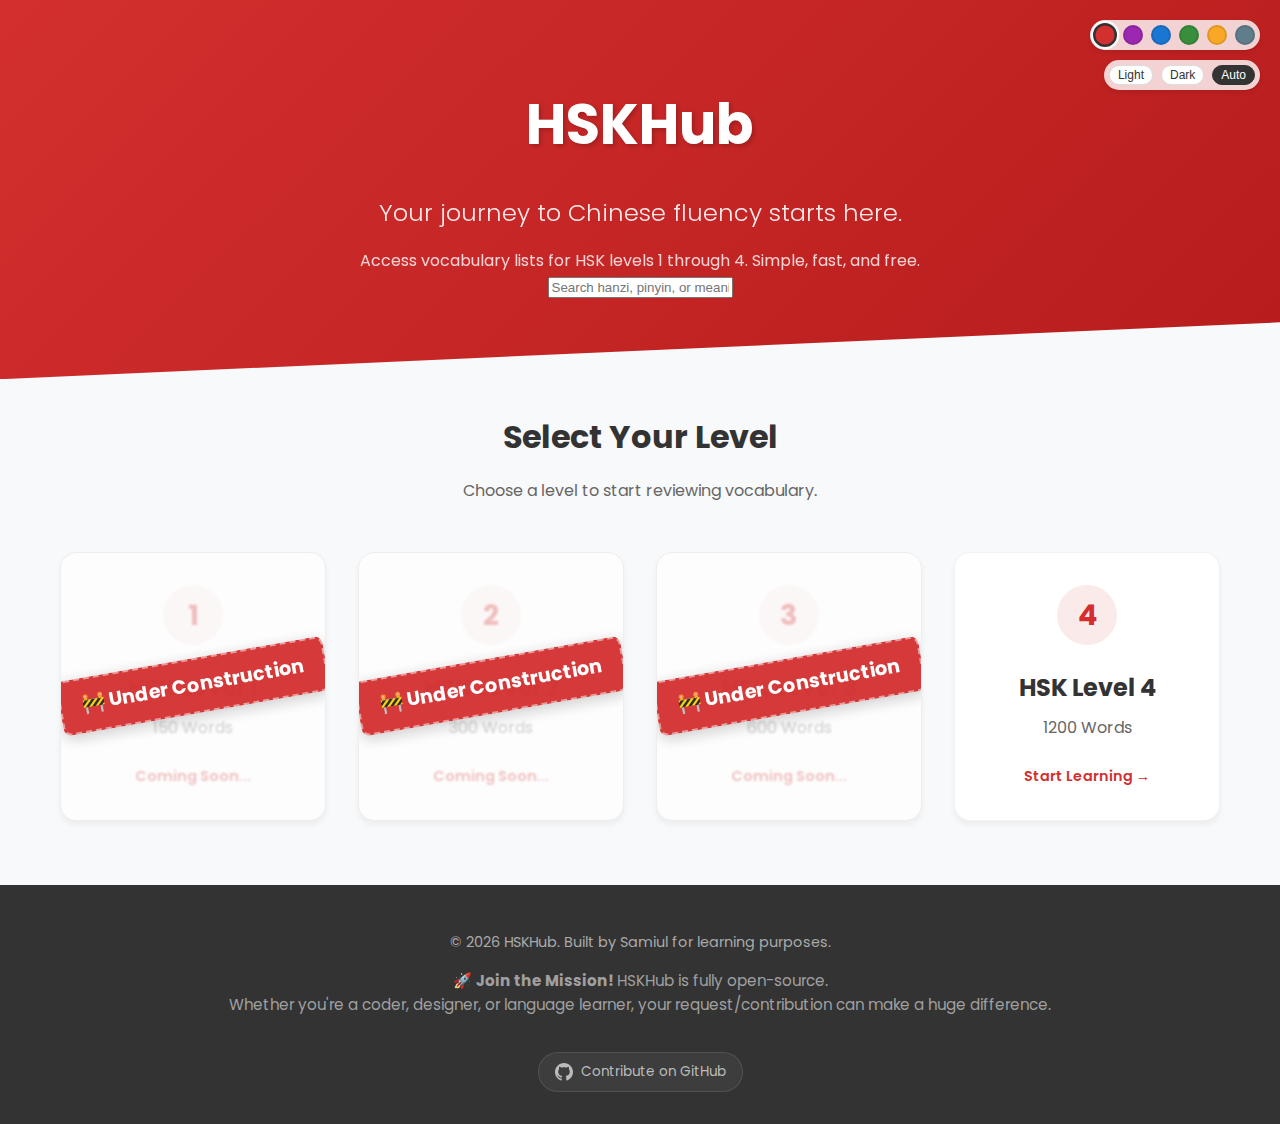
<file: index.html>
<!DOCTYPE html>
<html lang="en">
<head>
    <meta charset="UTF-8">
    <meta name="viewport" content="width=device-width, initial-scale=1.0">
    <title>HSKHub - Master Chinese Vocabulary</title>
    <link rel="icon" href="data:image/svg+xml,<svg xmlns=%22http://www.w3.org/2000/svg%22 viewBox=%220 0 100 100%22><text y=%22.9em%22 font-size=%2290%22>🐼</text></svg>">
    <link rel="stylesheet" href="style.css">
    <!-- Optional: Add a Google Font for better typography -->
    <link rel="preconnect" href="https://fonts.googleapis.com">
    <link rel="preconnect" href="https://fonts.gstatic.com" crossorigin>
    <link href="https://fonts.googleapis.com/css2?family=Noto+Sans+SC:wght@400;700&family=Poppins:wght@400;600&display=swap" rel="stylesheet">
</head>
<body>
    
    <div class="theme-switch-wrapper">
        <!-- Color Picker -->
        <div class="theme-group">
            <div class="theme-btn" style="background-color: #d32f2f;" data-color="red" title="Red"></div>
            <div class="theme-btn" style="background-color: #9c27b0;" data-color="purple" title="Purple"></div>
            <div class="theme-btn" style="background-color: #1976d2;" data-color="blue" title="Blue"></div>
            <div class="theme-btn" style="background-color: #388e3c;" data-color="green" title="Green"></div>
            <div class="theme-btn" style="background-color: #f9a825;" data-color="yollow" title="Yollow"></div>
            <div class="theme-btn" style="background-color: #607d8b;" data-color="white" title="Monochrome"></div>
        </div>
        <!-- Mode Picker -->
        <div class="theme-group">
            <button class="mode-btn" data-mode="light">Light</button>
            <button class="mode-btn" data-mode="dark">Dark</button>
            <button class="mode-btn" data-mode="system">Auto</button>
        </div>
    </div>

    <header class="hero">
        <div class="container">
            <h1>HSKHub</h1>
            <p class="tagline">Your journey to Chinese fluency starts here.</p>
            <p class="hero-desc">Access vocabulary lists for HSK levels 1 through 4. Simple, fast, and free.</p>
            <div class="search-container">
                <input type="text" id="global-search" placeholder="Search hanzi, pinyin, or meaning..." autocomplete="off">
                <div id="search-results" class="search-results"></div>
            </div>
        </div>
    </header>

    <main id="home" class="container">
        <section class="intro">
            <h2>Select Your Level</h2>
            <p>Choose a level to start reviewing vocabulary.</p>
        </section>
        
        <div class="level-grid">
            <!-- HSK 1: Locked -->
            <a href="javascript:void(0)" class="level-card hsk1 coming-soon">
                <div class="card-icon">1</div>
                <h3>HSK Level 1</h3>
                <p>150 Words</p>
                <span class="card-link">Coming Soon...</span>
            </a>
            
            <!-- HSK 2: Locked -->
            <a href="javascript:void(0)" class="level-card hsk2 coming-soon">
                <div class="card-icon">2</div>
                <h3>HSK Level 2</h3>
                <p>300 Words</p>
                <span class="card-link">Coming Soon...</span>
            </a>
            
            <!-- HSK 3: Locked -->
            <a href="javascript:void(0)" class="level-card hsk3 coming-soon">
                <div class="card-icon">3</div>
                <h3>HSK Level 3</h3>
                <p>600 Words</p>
                <span class="card-link">Coming Soon...</span>
            </a>
            
            <!-- HSK 4: Active -->
            <a href="level.html?level=4" class="level-card hsk4">
                <div class="card-icon">4</div>
                <h3>HSK Level 4</h3>
                <p>1200 Words</p>
                <span class="card-link">Start Learning &rarr;</span>
            </a>
        </div>
    </main>

    <footer>
        <div class="container">
            <p>&copy; 2026 HSKHub. Built by Samiul for learning purposes.</p>
            <p style="margin: 10px 0 20px; color: #a0a0a0; font-size: 0.95rem;">
                🚀 <strong>Join the Mission!</strong> HSKHub is fully open-source.<br> 
                Whether you're a coder, designer, or language learner, your request/contribution can make a huge difference.
            </p>
            <a href="https://github.com/MSamiulHasnat/HSKhub" target="_blank" rel="noopener noreferrer" class="github-link">
                <svg class="github-icon" width="20" height="20" viewBox="0 0 24 24" aria-hidden="true">
                    <path d="M12 0c-6.626 0-12 5.373-12 12 0 5.302 3.438 9.8 8.207 11.387.599.111.793-.261.793-.577v-2.234c-3.338.726-4.033-1.416-4.033-1.416-.546-1.387-1.333-1.756-1.333-1.756-1.089-.745.083-.729.083-.729 1.205.084 1.839 1.237 1.839 1.237 1.07 1.834 2.807 1.304 3.492.997.107-.775.418-1.305.762-1.604-2.665-.305-5.467-1.334-5.467-5.931 0-1.311.469-2.381 1.236-3.221-.124-.303-.535-1.524.117-3.176 0 0 1.008-.322 3.301 1.23.957-.266 1.983-.399 3.003-.404 1.02.005 2.047.138 3.006.404 2.291-1.552 3.297-1.23 3.297-1.23.653 1.653.242 2.874.118 3.176.77.84 1.235 1.911 1.235 3.221 0 4.609-2.807 5.624-5.479 5.921.43.372.823 1.102.823 2.222v3.293c0 .319.192.694.801.576 4.765-1.589 8.199-6.086 8.199-11.386 0-6.627-5.373-12-12-12z"/>
                </svg>
                Contribute on GitHub
            </a>
        </div>
    </footer>

    <script src="app.js"></script>
    <script src="search.js"></script>
</body>
</html>
</file>
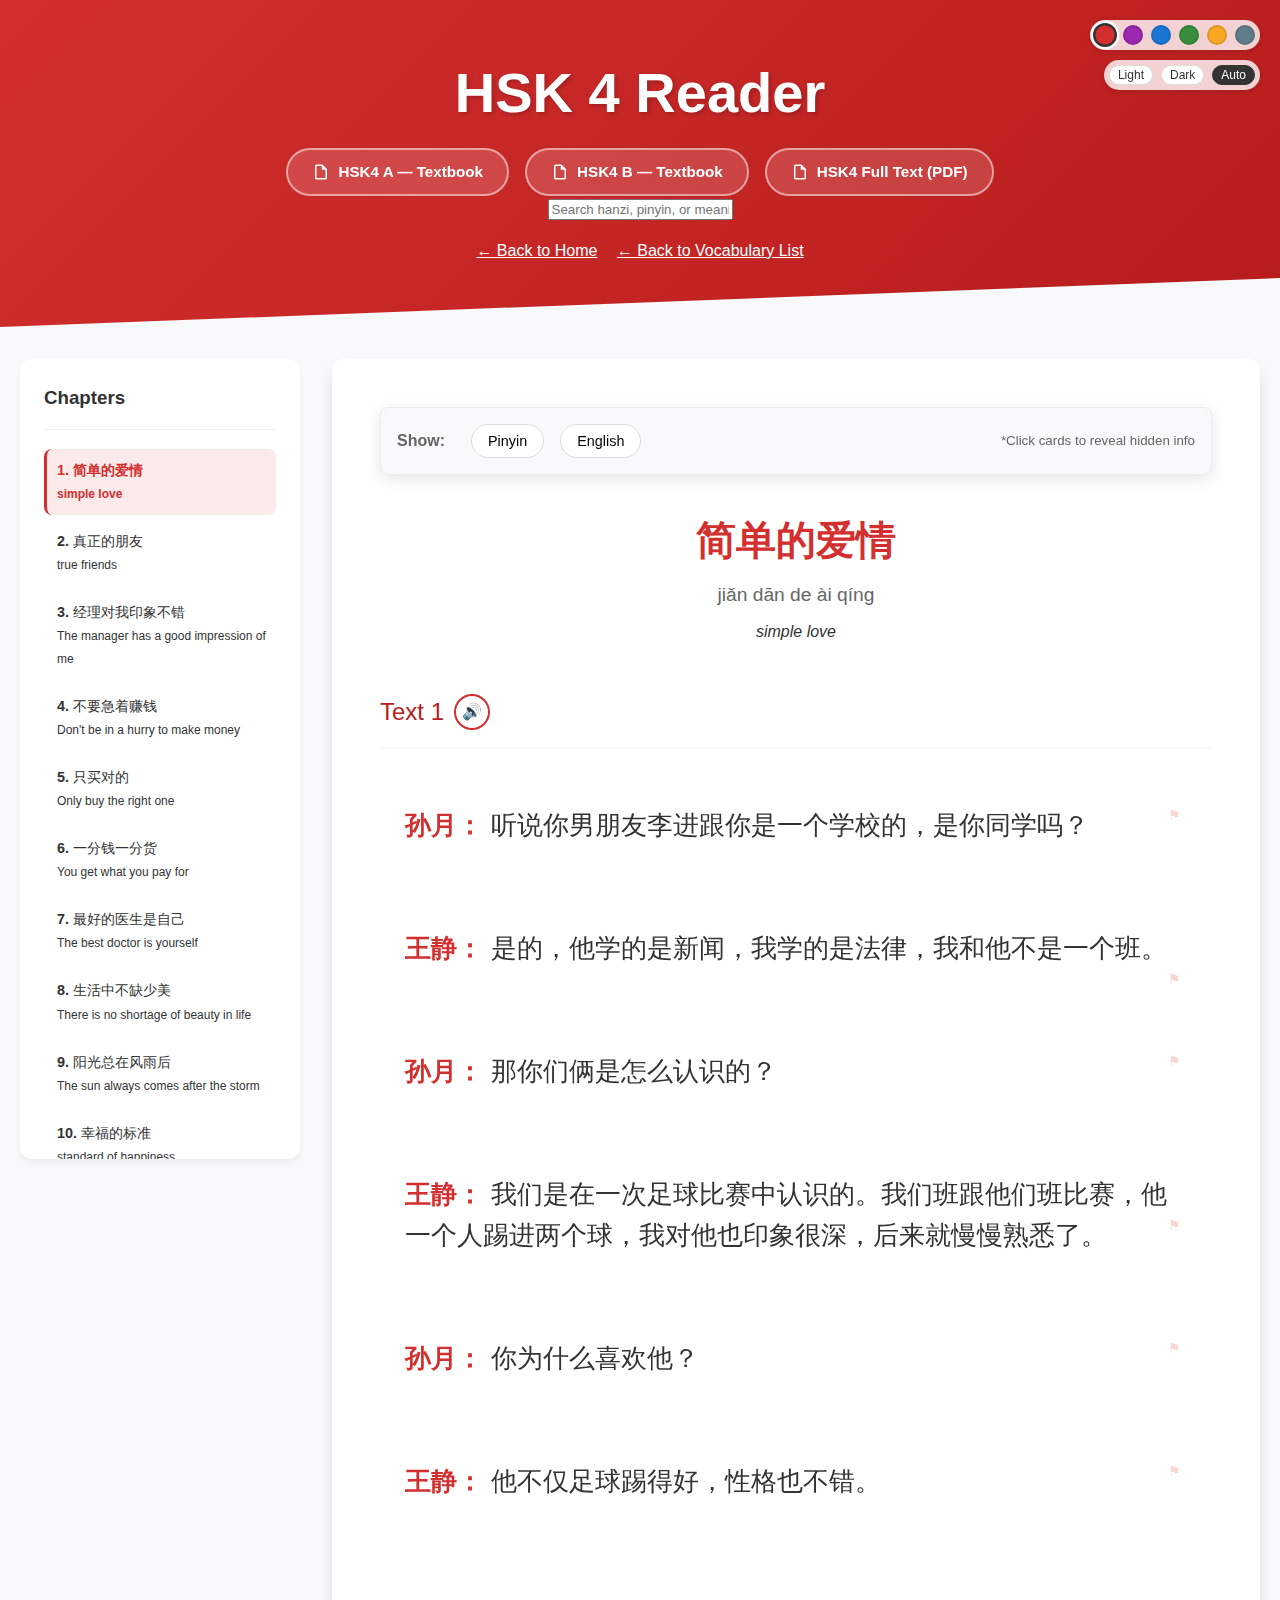
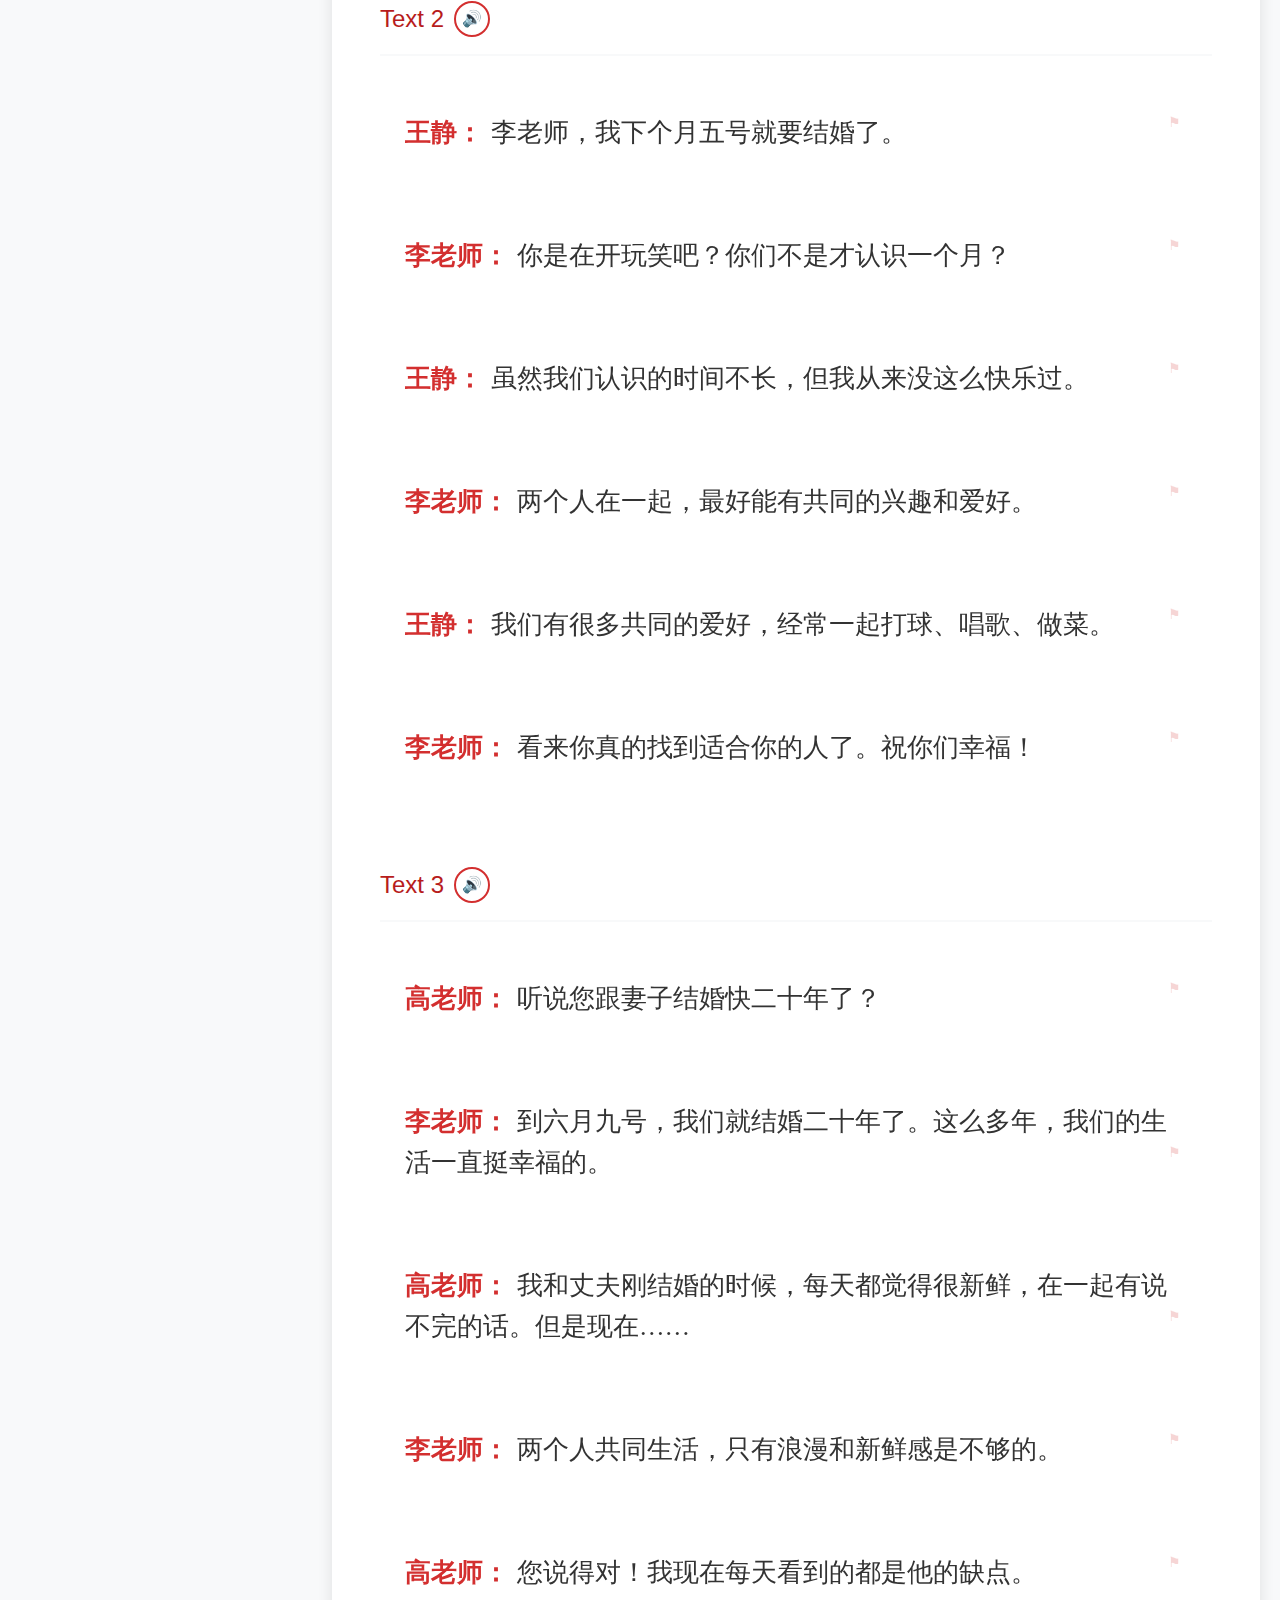
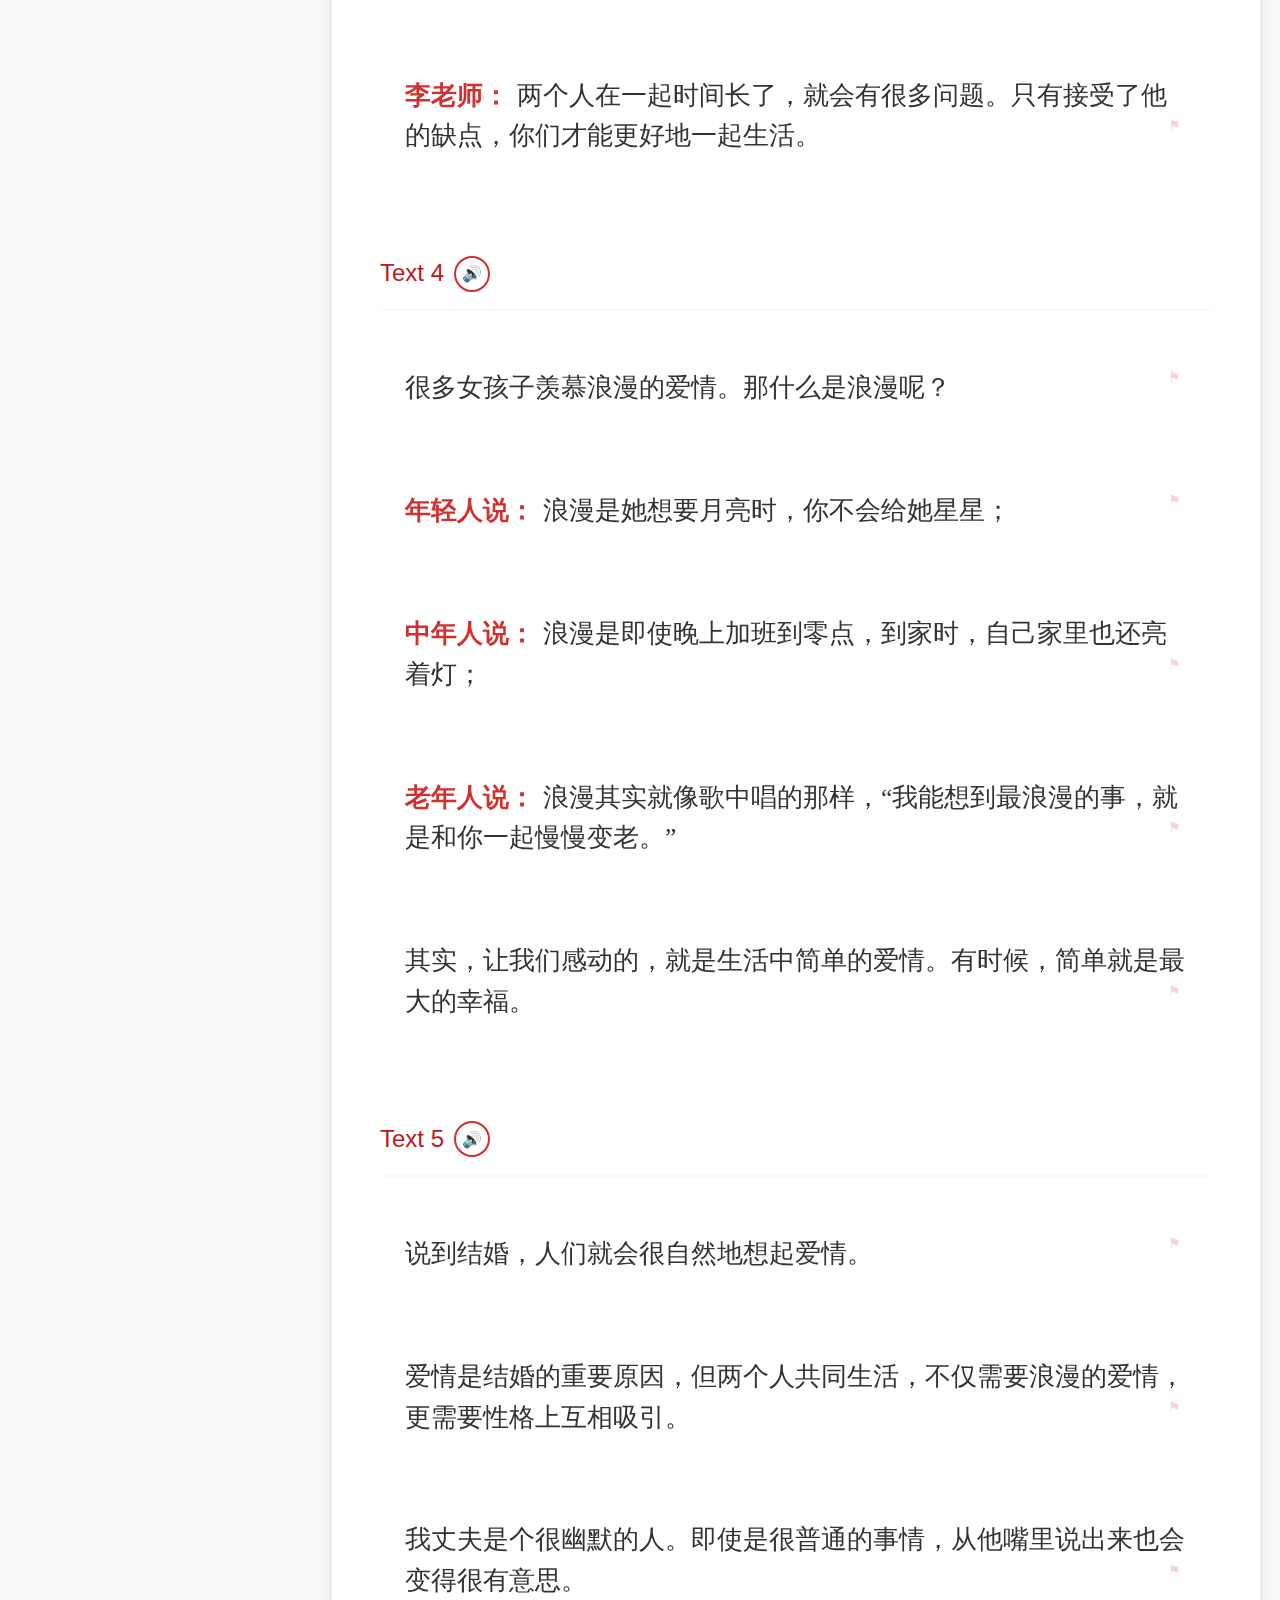
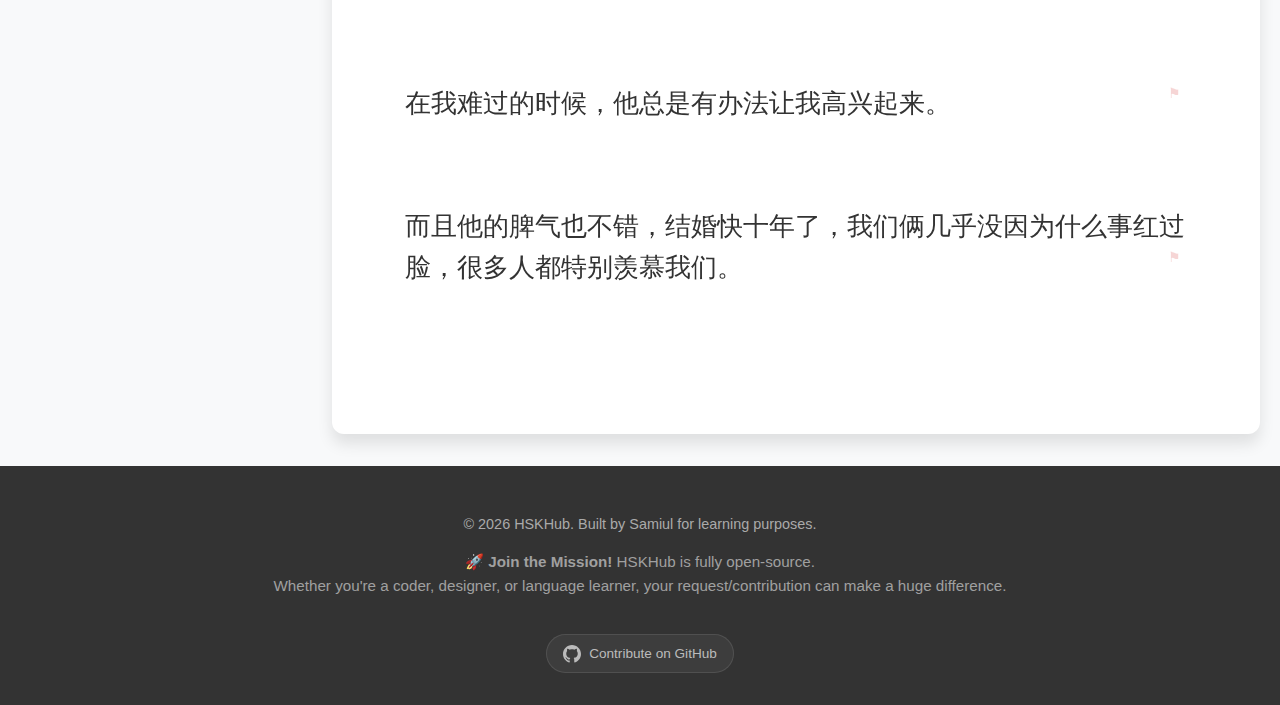
<file: book.html>
<!DOCTYPE html>
<html lang="en">
<head>
    <meta charset="UTF-8">
    <meta name="viewport" content="width=device-width, initial-scale=1.0">
    <title>HSK Reader</title>
    <link rel="icon" href="data:image/svg+xml,<svg xmlns=%22http://www.w3.org/2000/svg%22 viewBox=%220 0 100 100%22><text y=%22.9em%22 font-size=%2290%22>🐼</text></svg>">
    <link rel="stylesheet" href="style.css">
    <style>
        /* Reader Specific Styles to avoid polluting style.css until confirmed */
        .reader-layout {
            display: grid;
            grid-template-columns: 280px 1fr;
            gap: 2rem;
            max-width: 1400px;
            margin: 2rem auto;
            padding: 0 20px;
            align-items: start;
        }

        /* Sidebar */
        .chapter-sidebar {
            background: var(--white);
            border-radius: 12px;
            padding: 1.5rem;
            box-shadow: var(--shadow-sm);
            max-height: calc(100vh - 100px);
            overflow-y: auto;
            position: sticky;
            top: 20px;
        }

        .chapter-list {
            list-style: none;
            padding: 0;
            margin: 0;
        }

        .chapter-item {
            padding: 10px;
            border-radius: 8px;
            cursor: pointer;
            transition: all 0.2s;
            margin-bottom: 5px;
            font-size: 0.9rem;
            border-left: 3px solid transparent;
        }

        .chapter-item:hover {
            background: var(--bg-light);
        }

        .chapter-item.active {
            background: var(--theme-bg-alpha);
            color: var(--theme-primary);
            border-left-color: var(--theme-primary);
            font-weight: 600;
        }

        /* Content Area */
        .reader-content {
            background: var(--white);
            border-radius: 12px;
            padding: 3rem;
            box-shadow: var(--shadow-md);
            min-height: 80vh;
        }

        .text-section {
            margin-bottom: 4rem;
        }

        .section-title {
            font-size: 1.5rem;
            color: var(--theme-primary-dark);
            margin-bottom: 2rem;
            padding-bottom: 1rem;
            border-bottom: 2px solid var(--bg-light);
        }

        /* Sentence Card */
        .sentence-card {
            padding: 1.5rem;
            margin-bottom: 1.5rem;
            border-radius: 8px;
            transition: all 0.3s ease;
            cursor: pointer;
            border: 1px solid transparent;
            position: relative;
        }

        .sentence-card:hover {
            background-color: var(--bg-light);
            transform: translateX(5px);
        }

        .sentence-card.active-card {
            background-color: var(--white);
            box-shadow: 0 4px 15px rgba(0,0,0,0.08);
            border-color: var(--theme-primary);
            transform: scale(1.02);
        }

        .hanzi-line {
            font-size: 1.6rem;
            font-family: var(--font-cn);
            color: var(--text-dark);
            line-height: 1.6;
            margin-bottom: 0.5rem;
        }

        /* Speaker highlights */
        .speaker-name {
            font-weight: bold;
            color: var(--theme-primary);
            margin-right: 0.5rem;
        }

        .meta-data {
            /* Now just a container, visibility handled by children */
            margin-top: 0;
            padding-top: 0;
            border-top: none;
            transition: all 0.4s ease;
        }
        
        /* When any content is visible, add spacing */
        .sentence-card.has-visible-content .meta-data {
             margin-top: 1rem;
             padding-top: 1rem;
             border-top: 1px dashed rgba(0,0,0,0.1);
        }

        .pinyin-line, .meaning-line {
            max-height: 0;
            opacity: 0;
            overflow: hidden;
            transition: all 0.3s ease;
        }
        /* Default spacing when visible handled by margin on pinyin-line */
        
        /* VISIBILITY STATES */
        
        /* 1. Global Toggles (applied to reader-content or body) */
        .show-pinyin-mode .pinyin-line {
            max-height: 200px;
            opacity: 1;
            margin-bottom: 0.5rem;
        }

        .show-meaning-mode .meaning-line {
            max-height: 200px;
            opacity: 1;
        }

        /* 2. Interactive Reveal (Card Click) overrides hidden state */
        .sentence-card.revealed .pinyin-line,
        .sentence-card.revealed .meaning-line {
            max-height: 200px;
            opacity: 1;
        }
        
        .sentence-card.revealed .pinyin-line {
             margin-bottom: 0.5rem;
        }
        
        /* If both global toggles are OFF, we need to hide the container border/spacing */
        /* JS will toggle a class .has-visible-content on the card if pinyin OR meaning is visible */

        /* Controls */
        .reader-controls {
            margin-bottom: 2rem;
            display: flex;
            gap: 1rem;
            flex-wrap: wrap; /* allow wrapping on small screens */
            background: var(--bg-light);
            padding: 1rem;
            border-radius: 8px;
            align-items: center;
        }

        .reader-controls.sticky {
            position: sticky;
            top: 20px;
            z-index: 100;
            box-shadow: 0 4px 15px rgba(0,0,0,0.1);
            border: 1px solid rgba(0,0,0,0.05);
        }

        .control-btn {
            background: var(--white);
            border: 1px solid #ddd;
            padding: 8px 16px;
            border-radius: 20px;
            cursor: pointer;
            font-size: 0.9rem;
            transition: all 0.2s;
        }

        .control-btn.active {
            background: var(--theme-primary);
            color: var(--white);
            border-color: var(--theme-primary);
        }

        @media (max-width: 900px) {
            .reader-layout {
                grid-template-columns: 1fr;
            }
            .chapter-sidebar {
                position: static;
                max-height: 300px;
                margin-bottom: 2rem;
            }
        }

        /* PDF Buttons */
        .pdf-btn-group {
            display: flex;
            gap: 1rem;
            justify-content: center;
            margin-top: 0.5rem;
        }

        .pdf-btn {
            display: inline-flex;
            align-items: center;
            gap: 8px;
            padding: 10px 24px;
            border-radius: 25px;
            border: 2px solid rgba(255,255,255,0.5);
            background: rgba(255,255,255,0.15);
            color: var(--white);
            font-size: 0.95rem;
            font-weight: 600;
            cursor: pointer;
            transition: all 0.25s ease;
            text-decoration: none;
            backdrop-filter: blur(4px);
        }

        .pdf-btn:hover {
            background: rgba(255,255,255,0.3);
            border-color: var(--white);
            transform: translateY(-2px);
            box-shadow: 0 4px 15px rgba(0,0,0,0.2);
        }

        .pdf-btn svg {
            width: 18px;
            height: 18px;
            fill: currentColor;
        }

        /* PDF Viewer Overlay */
        .pdf-overlay {
            display: none;
            position: fixed;
            top: 0;
            left: 0;
            width: 100%;
            height: 100%;
            background: rgba(0,0,0,0.85);
            z-index: 9999;
            flex-direction: column;
        }

        .pdf-overlay.visible {
            display: flex;
        }

        .pdf-overlay-header {
            display: flex;
            align-items: center;
            justify-content: space-between;
            padding: 12px 24px;
            background: #1a1a1a;
            color: #fff;
            flex-shrink: 0;
        }

        .pdf-overlay-header h3 {
            margin: 0;
            font-size: 1rem;
        }

        .pdf-close-btn {
            background: #e53935;
            color: #fff;
            border: none;
            padding: 8px 20px;
            border-radius: 6px;
            cursor: pointer;
            font-size: 0.9rem;
            font-weight: 600;
            transition: background 0.2s;
        }

        .pdf-close-btn:hover {
            background: #c62828;
        }

        .pdf-overlay iframe {
            flex: 1;
            width: 100%;
            border: none;
        }
    </style>
</head>
<body>
    <div class="theme-switch-wrapper">
        <div class="theme-group">
            <div class="theme-btn" style="background-color: #d32f2f;" data-color="red" title="Red"></div>
            <div class="theme-btn" style="background-color: #9c27b0;" data-color="purple" title="Purple"></div>
            <div class="theme-btn" style="background-color: #1976d2;" data-color="blue" title="Blue"></div>
            <div class="theme-btn" style="background-color: #388e3c;" data-color="green" title="Green"></div>
            <div class="theme-btn" style="background-color: #f9a825;" data-color="yollow" title="Yollow"></div>
            <div class="theme-btn" style="background-color: #607d8b;" data-color="white" title="Monochrome"></div>
        </div>
        <div class="theme-group">
            <button class="mode-btn" data-mode="light">Light</button>
            <button class="mode-btn" data-mode="dark">Dark</button>
            <button class="mode-btn" data-mode="system">Auto</button>
        </div>
    </div>

    <header class="hero" style="padding: 3rem 1rem; margin-bottom: 0;">
        <div class="container">
            <h1 id="book-title">HSK Standard Course</h1>
            <div class="pdf-btn-group">
                <button class="pdf-btn" onclick="openPDF('data/HSK4 A Standard.pdf', 'HSK4 A Standard Course')">
                    <svg viewBox="0 0 24 24"><path d="M14 2H6a2 2 0 0 0-2 2v16a2 2 0 0 0 2 2h12a2 2 0 0 0 2-2V8l-6-6zM6 20V4h7v5h5v11H6z"/></svg>
                    HSK4 A — Textbook
                </button>
                <button class="pdf-btn" onclick="openPDF('data/HSK4 B Standard.pdf', 'HSK4 B Standard Course')">
                    <svg viewBox="0 0 24 24"><path d="M14 2H6a2 2 0 0 0-2 2v16a2 2 0 0 0 2 2h12a2 2 0 0 0 2-2V8l-6-6zM6 20V4h7v5h5v11H6z"/></svg>
                    HSK4 B — Textbook
                </button>
                <a href="data/hsk4textonly.html" target="_blank" class="pdf-btn">
                    <svg viewBox="0 0 24 24"><path d="M14 2H6a2 2 0 0 0-2 2v16a2 2 0 0 0 2 2h12a2 2 0 0 0 2-2V8l-6-6zM6 20V4h7v5h5v11H6z"/></svg>
                    HSK4 Full Text (PDF)
                </a>
            </div>
            <div class="search-container">
                <input type="text" id="global-search" placeholder="Search hanzi, pinyin, or meaning..." autocomplete="off">
                <div id="search-results" class="search-results"></div>
            </div>
            <p>
                <a href="index.html" style="color: var(--white); text-decoration: underline; margin-right: 15px;">&larr; Back to Home</a>
                <a href="level.html?level=4" style="color: var(--white); text-decoration: underline;">&larr; Back to Vocabulary List</a>
            </p>
        </div>
    </header>

    <div class="reader-layout">
        <aside class="chapter-sidebar">
            <h3 style="margin-top:0; padding-bottom: 1rem; border-bottom: 1px solid #eee;">Chapters</h3>
            <ul class="chapter-list" id="chapter-list">
                <!-- Javascript will load chapters here -->
                 <li style="padding: 20px; text-align: center; color: #999;">Loading...</li>
            </ul>
        </aside>

        <main class="reader-content">
            <div class="reader-controls sticky">
                <span style="font-weight: bold; margin-right: 10px; color: var(--text-light);">Show:</span>
                <button class="control-btn" id="btn-toggle-pinyin">Pinyin</button>
                <button class="control-btn" id="btn-toggle-meaning">English</button>
                <div style="flex-grow: 1;"></div>
                <small style="color: var(--text-light);">*Click cards to reveal hidden info</small>
            </div>
            
            <div id="text-display">
                <div style="text-align: center; padding: 4rem; color: #999;">
                    Select a chapter to begin reading.
                </div>
            </div>
        </main>
    </div>

    <footer>
        <div class="container">
            <p>&copy; 2026 HSKHub. Built by Samiul for learning purposes.</p>
            <p style="margin: 10px 0 20px; color: #a0a0a0; font-size: 0.95rem;">
                🚀 <strong>Join the Mission!</strong> HSKHub is fully open-source.<br> 
                Whether you're a coder, designer, or language learner, your request/contribution can make a huge difference.
            </p>
            <a href="https://github.com/MSamiulHasnat/HSKhub" target="_blank" rel="noopener noreferrer" class="github-link">
                <svg class="github-icon" width="20" height="20" viewBox="0 0 24 24" aria-hidden="true">
                    <path d="M12 0c-6.626 0-12 5.373-12 12 0 5.302 3.438 9.8 8.207 11.387.599.111.793-.261.793-.577v-2.234c-3.338.726-4.033-1.416-4.033-1.416-.546-1.387-1.333-1.756-1.333-1.756-1.089-.745.083-.729.083-.729 1.205.084 1.839 1.237 1.839 1.237 1.07 1.834 2.807 1.304 3.492.997.107-.775.418-1.305.762-1.604-2.665-.305-5.467-1.334-5.467-5.931 0-1.311.469-2.381 1.236-3.221-.124-.303-.535-1.524.117-3.176 0 0 1.008-.322 3.301 1.23.957-.266 1.983-.399 3.003-.404 1.02.005 2.047.138 3.006.404 2.291-1.552 3.297-1.23 3.297-1.23.653 1.653.242 2.874.118 3.176.77.84 1.235 1.911 1.235 3.221 0 4.609-2.807 5.624-5.479 5.921.43.372.823 1.102.823 2.222v3.293c0 .319.192.694.801.576 4.765-1.589 8.199-6.086 8.199-11.386 0-6.627-5.373-12-12-12z"/>
                </svg>
                Contribute on GitHub
            </a>
        </div>
    </footer>

    <!-- PDF Viewer Overlay -->
    <div class="pdf-overlay" id="pdf-overlay">
        <div class="pdf-overlay-header">
            <h3 id="pdf-title">PDF Viewer</h3>
            <button class="pdf-close-btn" onclick="closePDF()">✕ Close</button>
        </div>
        <iframe id="pdf-frame" src=""></iframe>
    </div>

    <!-- Reusing App Logic + New Reader Logic -->
    <script src="reader.js"></script>
    <script src="search.js"></script>
    <script>
        function openPDF(path, title) {
            document.getElementById('pdf-title').textContent = title;
            document.getElementById('pdf-frame').src = path;
            document.getElementById('pdf-overlay').classList.add('visible');
            document.body.style.overflow = 'hidden';
        }
        function closePDF() {
            document.getElementById('pdf-overlay').classList.remove('visible');
            document.getElementById('pdf-frame').src = '';
            document.body.style.overflow = '';
        }
        document.addEventListener('keydown', function(e) {
            if (e.key === 'Escape') closePDF();
        });
    </script>
</body>
</html>
</file>
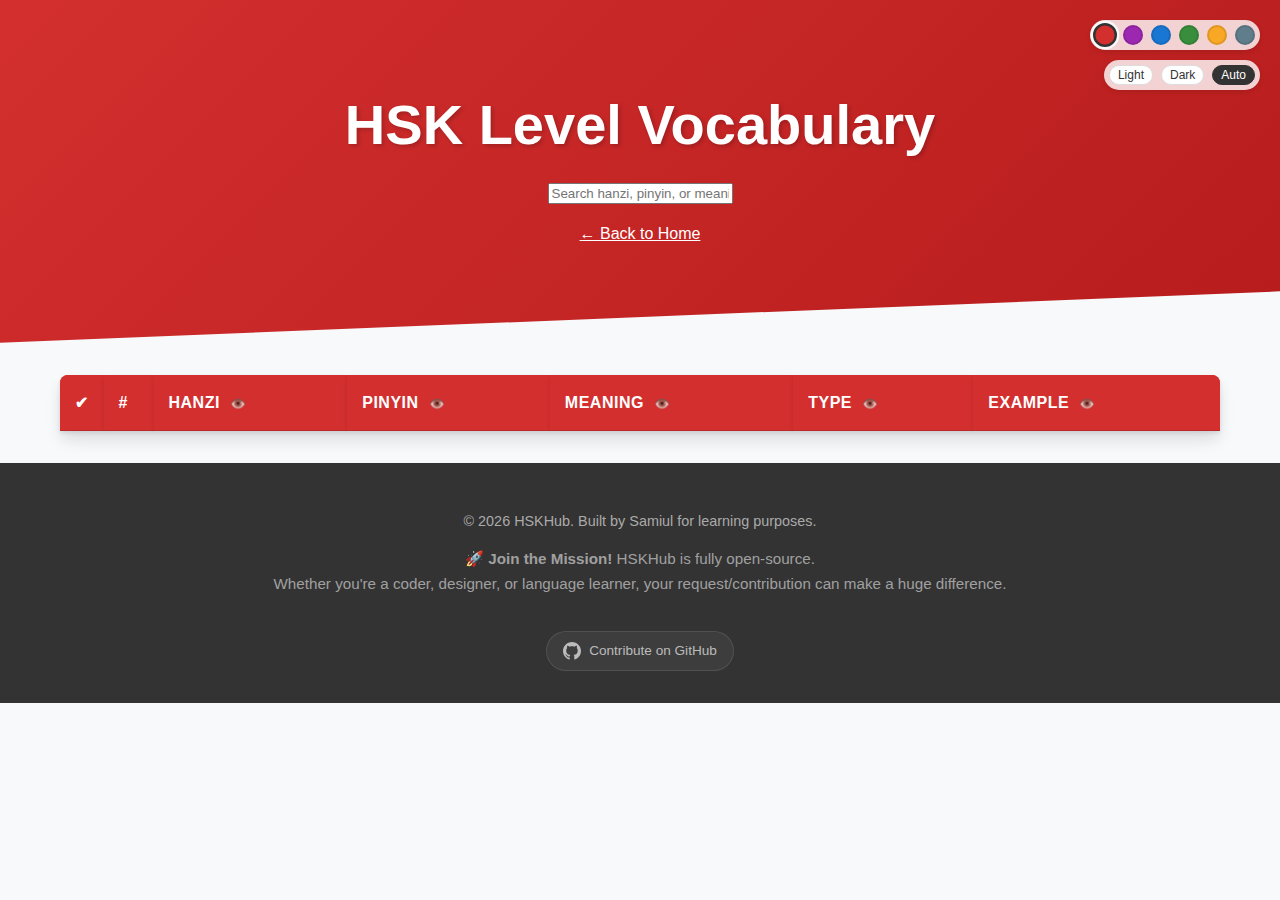
<file: level.html>
<!DOCTYPE html>
<html lang="en">
<head>
    <meta charset="UTF-8">
    <meta name="viewport" content="width=device-width, initial-scale=1.0">
    <title>HSK Vocabulary List</title>
    <link rel="icon" href="data:image/svg+xml,<svg xmlns=%22http://www.w3.org/2000/svg%22 viewBox=%220 0 100 100%22><text y=%22.9em%22 font-size=%2290%22>🐼</text></svg>">
    <link rel="stylesheet" href="style.css">
</head>
<body>
    <div class="theme-switch-wrapper">
        <!-- Color Picker -->
        <div class="theme-group">
            <div class="theme-btn" style="background-color: #d32f2f;" data-color="red" title="Red"></div>
            <div class="theme-btn" style="background-color: #9c27b0;" data-color="purple" title="Purple"></div>
            <div class="theme-btn" style="background-color: #1976d2;" data-color="blue" title="Blue"></div>
            <div class="theme-btn" style="background-color: #388e3c;" data-color="green" title="Green"></div>
            <div class="theme-btn" style="background-color: #f9a825;" data-color="yollow" title="Yollow"></div>
            <div class="theme-btn" style="background-color: #607d8b;" data-color="white" title="Monochrome"></div>
        </div>
        <!-- Mode Picker -->
        <div class="theme-group">
            <button class="mode-btn" data-mode="light">Light</button>
            <button class="mode-btn" data-mode="dark">Dark</button>
            <button class="mode-btn" data-mode="system">Auto</button>
        </div>
    </div>

    <header class="hero">
        <div class="container">
            <h1>HSK Level <span id="level-display"></span> Vocabulary</h1>
            <div class="search-container">
                <input type="text" id="global-search" placeholder="Search hanzi, pinyin, or meaning..." autocomplete="off">
                <div id="search-results" class="search-results"></div>
            </div>
            <p><a href="index.html" style="color: var(--white); text-decoration: underline;">&larr; Back to Home</a></p>
        </div>
    </header>

    <main class="container">
        <!-- Progress Dashboard removed to avoid duplication with Header dashboard -->
        <div id="error-message" style="color: red; text-align: center; display: none;"></div>
        
        <table id="vocab-table">
            <thead>
                <tr>
                    <th style="width: 40px;" title="Mark as learned">✔</th>
                    <th style="width: 50px;">#</th>
                    <th data-col="hanzi" class="toggle-header">Hanzi <span class="toggle-icon" title="Toggle Visibility">👁️</span></th>
                    <th data-col="pinyin" class="toggle-header">Pinyin <span class="toggle-icon" title="Toggle Visibility">👁️</span></th>
                    <th data-col="meaning" class="toggle-header">Meaning <span class="toggle-icon" title="Toggle Visibility">👁️</span></th>
                    <th data-col="type" class="toggle-header">Type <span class="toggle-icon" title="Toggle Visibility">👁️</span></th>
                    <th data-col="sentence" class="toggle-header">Example <span class="toggle-icon" title="Toggle Visibility">👁️</span></th>
                </tr>
            </thead>
            <tbody id="vocab-body">
                <!-- JavaScript will inject rows here -->
            </tbody>
        </table>
    </main>

    <footer>
        <div class="container">
            <p>&copy; 2026 HSKHub. Built by Samiul for learning purposes.</p>
            <p style="margin: 10px 0 20px; color: #a0a0a0; font-size: 0.95rem;">
                🚀 <strong>Join the Mission!</strong> HSKHub is fully open-source.<br> 
                Whether you're a coder, designer, or language learner, your request/contribution can make a huge difference.
            </p>
            <a href="https://github.com/MSamiulHasnat/HSKhub" target="_blank" rel="noopener noreferrer" class="github-link">
                <svg class="github-icon" width="20" height="20" viewBox="0 0 24 24" aria-hidden="true">
                    <path d="M12 0c-6.626 0-12 5.373-12 12 0 5.302 3.438 9.8 8.207 11.387.599.111.793-.261.793-.577v-2.234c-3.338.726-4.033-1.416-4.033-1.416-.546-1.387-1.333-1.756-1.333-1.756-1.089-.745.083-.729.083-.729 1.205.084 1.839 1.237 1.839 1.237 1.07 1.834 2.807 1.304 3.492.997.107-.775.418-1.305.762-1.604-2.665-.305-5.467-1.334-5.467-5.931 0-1.311.469-2.381 1.236-3.221-.124-.303-.535-1.524.117-3.176 0 0 1.008-.322 3.301 1.23.957-.266 1.983-.399 3.003-.404 1.02.005 2.047.138 3.006.404 2.291-1.552 3.297-1.23 3.297-1.23.653 1.653.242 2.874.118 3.176.77.84 1.235 1.911 1.235 3.221 0 4.609-2.807 5.624-5.479 5.921.43.372.823 1.102.823 2.222v3.293c0 .319.192.694.801.576 4.765-1.589 8.199-6.086 8.199-11.386 0-6.627-5.373-12-12-12z"/>
                </svg>
                Contribute on GitHub
            </a>
        </div>
    </footer>

    <!-- Scroll to Top Button -->
    <button id="back-to-top" title="Go to top">↑</button>

    <script src="app.js"></script>
    <script src="search.js"></script>
</body>
</html>
</file>
<file: style.css>
:root {
    /* Base Variables (Light Mode Defaults) */
    --accent-gold: #ffc107;
    --text-dark: #333;
    --text-light: #666;
    --bg-light: #f8f9fa;
    --white: #ffffff;
    --shadow-sm: 0 4px 6px rgba(0,0,0,0.05);
    --shadow-md: 0 10px 15px rgba(0,0,0,0.1);
    
    /* Default Color (Red) */
    --theme-primary: #d32f2f;
    --theme-primary-dark: #b71c1c;
    --theme-bg-alpha: rgba(211, 47, 47, 0.1);

    --font-ui: 'Poppins', 'Segoe UI', Tahoma, sans-serif;
    /* Use Songti / SimSun for academic Chinese look, fallback to modern Sans if unavailable */
    --font-cn: 'Songti SC', 'SimSun', 'STSong', 'Noto Serif SC', 'Times New Roman', serif;
}

/* --- Color Schemes --- */

/* Red (Default) - Explicitly defined for consistency */
[data-color="red"] {
    --theme-primary: #d32f2f;
    --theme-primary-dark: #b71c1c;
    --theme-bg-alpha: rgba(211, 47, 47, 0.1);
}

/* Blue */
[data-color="blue"] {
    --theme-primary: #1976d2;
    --theme-primary-dark: #0d47a1;
    --theme-bg-alpha: rgba(25, 118, 210, 0.1);
}

/* Green */
[data-color="green"] {
    --theme-primary: #388e3c;
    --theme-primary-dark: #1b5e20;
    --theme-bg-alpha: rgba(56, 142, 60, 0.1);
}

/* Purple */
[data-color="purple"] {
    --theme-primary: #9c27b0;
    --theme-primary-dark: #7b1fa2;
    --theme-bg-alpha: rgba(156, 39, 176, 0.1);
}

/* Yollow */
[data-color="yollow"] {
    --theme-primary: #f9a825;
    --theme-primary-dark: #f57f17;
    --theme-bg-alpha: rgba(249, 168, 37, 0.12);
}

/* White (Monochrome/Gray) */
[data-color="white"] {
    --theme-primary: #607d8b;
    --theme-primary-dark: #455a64;
    --theme-bg-alpha: rgba(96, 125, 139, 0.1);
}

/* --- Modes (Light / Dark) --- */

/* Dark Mode Overrides */
[data-mode="dark"] {
    --bg-light: #121212;
    --white: #1e1e1e;
    --text-dark: #e0e0e0;
    --text-light: #b0b0b0;
    --shadow-sm: 0 4px 6px rgba(0,0,0,0.3);
    --shadow-md: 0 10px 15px rgba(0,0,0,0.5);
}

/* Adjust primary colors for dark mode to ensure contrast if needed */
/* For now, we will rely on the standard colors, but we can tweak them here like:
[data-mode="dark"][data-color="blue"] { --theme-primary: #90caf9; } 
*/

* {
    box-sizing: border-box;
}

body {
    font-family: var(--font-ui);
    background-color: var(--bg-light);
    color: var(--text-dark);
    margin: 0;
    padding: 0;
    line-height: 1.6;
    transition: background-color 0.3s ease, color 0.3s ease;
}

.container {
    max-width: 1200px;
    margin: 0 auto;
    padding: 0 20px;
}

/* Theme Selector */
.theme-switch-wrapper {
    position: absolute;
    top: 20px;
    right: 20px;
    z-index: 100;
    display: flex;
    flex-direction: column; /* Stack the two groups */
    align-items: flex-end;
    gap: 10px;
}

.theme-group {
    display: flex;
    gap: 8px;
    background: rgba(255, 255, 255, 0.8);
    padding: 5px;
    border-radius: 20px;
    box-shadow: 0 2px 5px rgba(0,0,0,0.1);
}

[data-mode="dark"] .theme-group {
    background: rgba(30, 30, 30, 0.8);
}

.theme-btn {
    width: 20px;
    height: 20px;
    border-radius: 50%;
    border: 2px solid rgba(0,0,0,0.1);
    cursor: pointer;
    transition: transform 0.2s;
}

.mode-btn {
    font-size: 12px;
    padding: 2px 8px;
    cursor: pointer;
    border-radius: 12px;
    border: 1px solid #ddd;
    background: #fff;
    color: #333;
}

.mode-btn.active {
    background: #333;
    color: #fff;
    border-color: #333;
}

[data-mode="dark"] .mode-btn {
    background: #333;
    color: #ccc;
    border-color: #555;
}

[data-mode="dark"] .mode-btn.active {
    background: #f1f1f1;
    color: #333;
}

.theme-btn:hover {
    transform: scale(1.2);
}

.theme-btn.active {
    border-color: var(--text-dark); /* Show active border based on mode */
    transform: scale(1.2);
    box-shadow: 0 0 0 2px var(--bg-light); /* Double ring effect */
}

/* Hero Section */
.hero {
    background: linear-gradient(135deg, var(--theme-primary) 0%, var(--theme-primary-dark) 100%);
    color: var(--white); /* For dark mode, white text is usually fine on colored bg, but be careful */
    padding: 5rem 1rem;
    text-align: center;
    clip-path: polygon(0 0, 100% 0, 100% 85%, 0 100%);
    margin-bottom: 2rem;
    transition: background 0.5s ease;
}

[data-theme="dark"] .hero {
    /* Adjust hero for dark mode if needed, or keep colored gradient */
    color: #121212; /* Dark text on light blue gradient looks better */
}

.hero h1 {
    font-size: 3.5rem;
    margin: 0 0 10px 0;
    text-shadow: 2px 2px 4px rgba(0,0,0,0.2);
}

.hero .tagline {
    font-size: 1.5rem;
    font-weight: 300;
    margin-bottom: 1rem;
    opacity: 0.9;
}

.hero-desc {
    max-width: 600px;
    margin: 0 auto;
    opacity: 0.8;
}

/* Introduction */
.intro {
    text-align: center;
    margin-bottom: 3rem;
}

.intro h2 {
    font-size: 2rem;
    color: var(--text-dark);
    margin-bottom: 0.5rem;
}

.intro p {
    color: var(--text-light);
}

/* Grid Layout */
.level-grid {
    display: grid;
    grid-template-columns: repeat(auto-fit, minmax(250px, 1fr));
    gap: 2rem;
    padding-bottom: 4rem;
}

/* Cards */
.level-card {
    background-color: var(--white);
    border-radius: 16px;
    padding: 2rem;
    text-align: center;
    text-decoration: none;
    color: var(--text-dark);
    transition: transform 0.3s ease, box-shadow 0.3s ease, background-color 0.3s, color 0.3s;
    box-shadow: var(--shadow-sm);
    border: 1px solid rgba(0,0,0,0.05);
    display: flex;
    flex-direction: column;
    align-items: center;
    position: relative;
    overflow: hidden;
}

.level-card:hover {
    transform: translateY(-10px);
    box-shadow: var(--shadow-md);
}

.card-icon {
    width: 60px;
    height: 60px;
    background-color: var(--theme-bg-alpha);
    color: var(--theme-primary);
    border-radius: 50%;
    display: flex;
    align-items: center;
    justify-content: center;
    font-size: 1.8rem;
    font-weight: bold;
    margin-bottom: 1rem;
    transition: background-color 0.3s ease, color 0.3s ease;
}

.level-card:hover .card-icon {
    background-color: var(--theme-primary);
    color: var(--white);
}
[data-theme="dark"] .level-card:hover .card-icon {
    color: #121212;
}

.level-card h3 {
    margin: 0.5rem 0;
    font-size: 1.5rem;
}

.level-card p {
    color: var(--text-light);
    margin: 0 0 1.5rem 0;
}

.card-link {
    color: var(--theme-primary);
    font-weight: 600;
    font-size: 0.9rem;
    margin-top: auto;
}

/* Footer */
footer {
    background-color: #333;
    color: #aaa;
    text-align: center;
    padding: 2rem 0;
    font-size: 0.9rem;
    margin-top: auto;
}

/* Previous Table Styles (Preserved) */
table {
    width: 100%; /* Changed to full width within container */
    max-width: 100%;
    margin: 2rem auto;
    border-collapse: separate; /* Required for sticky + border radius interaction */
    border-spacing: 0;
    background-color: var(--white);
    color: var(--text-dark);
    box-shadow: var(--shadow-md);
    border-radius: 8px;
}

thead {
    background-color: var(--theme-primary);
    color: var(--white);
}

th, td {
    padding: 15px;
    text-align: left;
    border-bottom: 1px solid rgba(0,0,0,0.1);
}

th {
    font-weight: 600;
    text-transform: uppercase;
    letter-spacing: 0.5px;
    position: sticky;
    top: 0;
    z-index: 100;
    background-color: var(--theme-primary); /* Ensure opacity when scrolling */
    color: var(--white);
    box-shadow: 0 2px 4px rgba(0,0,0,0.1); /* Optional: adds a subtle shadow to separate header */
}

th:first-child {
    border-top-left-radius: 8px;
}

th:last-child {
    border-top-right-radius: 8px;
}

thead tr:first-child th {
    /* Ensure radius is applied to the sticky elements top corners */
}

tbody tr:last-of-type td:first-child {
    border-bottom-left-radius: 8px;
}

tbody tr:last-of-type td:last-child {
    border-bottom-right-radius: 8px;
}

tbody tr:hover {
    background-color: rgba(0,0,0,0.02);
}

tbody tr:last-of-type td {
    border-bottom: 2px solid var(--theme-primary);
}

/* Responsive Table */
@media (max-width: 600px) {
    .hero h1 {
        font-size: 2.5rem;
    }
    
    th, td {
        padding: 10px;
        font-size: 0.9rem;
    }
}

/* Sentence Block Styles */
.sentence-block {
    min-width: 200px; /* Ensure column doesn't collapse too much */
    font-size: 0.9rem;
    line-height: 1.4;
}
.sentence-block .cn {
    font-family: var(--font-cn);
    font-size: 1.05rem;
    color: var(--text-dark);
    margin-bottom: 2px;
}
.sentence-block .py {
    color: var(--theme-primary);
    font-size: 0.85rem;
    margin-bottom: 2px;
}
.sentence-block .en {
    color: var(--text-light);
    font-size: 0.85rem;
    font-style: italic;
}
.hanzi-main {
    font-family: var(--font-cn);
    font-size: 1.4rem;
    font-weight: normal;
    -webkit-font-smoothing: none;
    -moz-osx-font-smoothing: grayscale;
    font-smooth: never;
}
/* Chapter Header in Table */
.chapter-header td {
    background-color: var(--theme-bg-alpha);
    color: var(--theme-primary-dark);
    font-weight: 700;
    text-align: center;
    font-size: 1.1rem;
    padding: 15px;
    border-top: 2px solid var(--theme-primary);
}

/* Chapter Header Interactive */
.chapter-header {
    -webkit-user-select: none; /* Chrome/Safari/Opera */
    -moz-user-select: none;    /* Firefox */
    -ms-user-select: none;     /* Internet Explorer/Edge */
    user-select: none;         /* Standard */
}
.chapter-header:hover {
    filter: brightness(0.95);
}
.chapter-header.open {
    border-bottom: 2px solid var(--theme-primary);
}

/* Back to Top Button (Webpage) */
#back-to-top {
    position: fixed;
    bottom: 30px;
    right: 30px;
    display: none; /* Hidden by default */
    background-color: var(--theme-primary);
    color: var(--white);
    border: none;
    outline: none;
    cursor: pointer;
    width: 50px;
    height: 50px;
    line-height: 50px; /* Center content vertically */
    text-align: center; /* Center content horizontally */
    padding: 0;
    border-radius: 50%;
    font-size: 24px;
    box-shadow: 0 4px 10px rgba(0,0,0,0.2);
    transition: background-color 0.3s, transform 0.3s;
    z-index: 1000;
}

#back-to-top:hover {
    background-color: var(--theme-primary-dark);
    transform: translateY(-5px);
}

/* Chapter Footer (Scroll to Chapter Top) */
.chapter-footer td {
    text-align: center;
    padding: 10px;
    border-top: 1px dashed rgba(0,0,0,0.1);
    background-color: rgba(0,0,0,0.01);
}

.chapter-top-btn {
    background: none;
    border: none;
    color: var(--theme-primary);
    cursor: pointer;
    font-size: 0.9rem;
    padding: 5px 15px;
    border-radius: 20px;
    border: 1px solid var(--theme-primary);
    transition: all 0.2s;
}

.chapter-top-btn:hover {
    background-color: var(--theme-primary);
    color: var(--white);
}


/* Audio Highlight */
.sentence-card.highlight-playing {
    background-color: #fff9c4; /* Light Yellow */
    border-color: var(--accent-gold);
    box-shadow: 0 0 10px rgba(255, 193, 7, 0.3);
    transform: scale(1.02);
    transition: all 0.3s ease;
}
[data-theme='dark'] .sentence-card.highlight-playing {
    background-color: rgba(255, 193, 7, 0.15);
    border-color: var(--accent-gold);
}

/* Audio Button */
.audio-btn {
    background: none;
    border: 2px solid var(--theme-primary);
    color: var(--theme-primary);
    border-radius: 50%;
    width: 36px;
    height: 36px;
    display: inline-flex;
    align-items: center;
    justify-content: center;
    cursor: pointer;
    margin-left: 10px;
    vertical-align: middle;
    transition: all 0.2s;
    font-size: 1rem;
}

.audio-btn:hover {
    background-color: var(--theme-primary);
    color: var(--white);
    transform: scale(1.1);
}

.audio-btn.playing {
    background-color: var(--theme-primary);
    color: var(--white);
    /* Simple Pulse Effect using box-shadow directly */
    box-shadow: 0 0 0 3px rgba(0,0,0,0.1); 
    border-color: transparent;
}


/* Coming Soon / Locked Levels */
.level-card.coming-soon {
    position: relative;
    cursor: not-allowed;
    background: #fdfdfd;
    border-color: #eee;
    overflow: hidden;
}

.level-card.coming-soon::after {
    content: '🚧 Under Construction';
    position: absolute;
    top: 50%;
    left: 50%;
    transform: translate(-50%, -50%) rotate(-10deg);
    background: var(--theme-primary);
    color: var(--white);
    padding: 10px 20px;
    font-weight: bold;
    font-size: 1.2rem;
    white-space: nowrap;
    box-shadow: 0 4px 15px rgba(0,0,0,0.2);
    border: 2px dashed rgba(255,255,255,0.5);
    z-index: 10;
    border-radius: 8px;
    opacity: 0.95;
    transition: all 0.3s cubic-bezier(0.175, 0.885, 0.32, 1.275);
}

.level-card.coming-soon:hover::after {
    transform: translate(-50%, -50%) rotate(0deg) scale(1.1);
}

.level-card.coming-soon .card-icon,
.level-card.coming-soon h3,
.level-card.coming-soon p,
.level-card.coming-soon .card-link {
    opacity: 0.3;
    filter: blur(1px);
    pointer-events: none;
}

.level-card.coming-soon:hover {
    transform: none;
    box-shadow: var(--shadow-sm);
}


/* Report Flag */
.report-btn {
    opacity: 0.2;
    cursor: pointer;
    font-size: 0.9rem;
    margin-left: 8px;
    background: none;
    border: none;
    color: #d32f2f; /* Red by default for alert */
    transition: opacity 0.2s;
}

tr:hover .report-btn,
.sentence-card:hover .report-btn,
.level-card:hover .report-btn {
    opacity: 1;
}

.report-btn:hover {
    transform: scale(1.2);
    opacity: 1;
}


/* Column Visibility Toggles */
.toggle-icon {
    font-size: 0.8em;
    margin-left: 5px;
    opacity: 0.7;
}

/* Masking Styles */
table.hide-hanzi .col-hanzi .hanzi-main,
table.hide-pinyin .col-pinyin,
table.hide-meaning .col-meaning,
table.hide-type .col-type,
table.hide-sentence .col-sentence {
    color: transparent !important;
    text-shadow: 0 0 10px var(--text-light);
    -webkit-user-select: none;
    user-select: none;
    transition: all 0.3s ease;
}

/* Special blur color for Hanzi */
table.hide-hanzi .col-hanzi .hanzi-main {
    text-shadow: 0 0 10px var(--theme-primary);
}

/* Reveal on hover */
table.hide-hanzi .col-hanzi:hover .hanzi-main,
table.hide-pinyin .col-pinyin:hover,
table.hide-meaning .col-meaning:hover,
table.hide-type .col-type:hover,
table.hide-sentence .col-sentence:hover {
    color: inherit !important;
    text-shadow: none;
    cursor: help;
}


th:hover {
    background-color: var(--theme-primary-dark);
    transition: background-color 0.2s ease;
}


/* Creative Footer Link */
.github-link {
    display: inline-flex;
    align-items: center;
    gap: 8px; /* Support for gap in flexbox for older browsers */
    margin-top: 15px;
    color: #bbb;
    text-decoration: none;
    background: rgba(255, 255, 255, 0.05);
    padding: 8px 16px;
    border-radius: 20px;
    -webkit-transition: all 0.3s ease;
    transition: all 0.3s ease;
    border: 1px solid rgba(255, 255, 255, 0.1);
    font-size: 0.85rem;

}

.github-link:hover {
    background: var(--theme-primary);
    border-color: var(--theme-primary);
    transform: translateY(-3px);
    box-shadow: 0 5px 15px rgba(0,0,0,0.3);
    color: #fff;
}

.github-icon {
    width: 18px;
    height: 18px;
    fill: currentColor;
}

/* Learned Row Styles */
.learned-row {
    background: linear-gradient(to right, rgba(76, 175, 80, 0.15), rgba(76, 175, 80, 0.05)) !important;
    border-left: 3px solid #4caf50;
    transition: all 0.3s ease;
}

[data-mode="dark"] .learned-row {
    background: linear-gradient(to right, rgba(76, 175, 80, 0.25), rgba(76, 175, 80, 0.1)) !important;
}

/* Unit Header Styles */
.unit-header-row {
    background-color: var(--theme-bg-alpha);
    border-bottom: 1px solid rgba(0,0,0,0.05); /* Softer border */
    position: relative;
    transition: background-color 0.2s;
}
.unit-header-row:hover {
    background-color: var(--theme-bg-alpha-hover, rgba(0,0,0,0.05));
}

.unit-header-title {
    padding: 15px; 
    font-weight: bold; 
    font-size: 1.2rem; 
    color: var(--theme-primary-dark);
}

/* Lesson Header Styles */
.lesson-header-row {
    background-color: rgba(255,255,255,0.02);
}

.lesson-header-cell {
    padding-left: 20px;
    border-left: 3px solid var(--theme-bg-alpha); /* Use the transparent theme color */
    color: var(--text-dark);
    font-weight: 500;
}

/* Checkbox Styles */
.learned-checkbox,
.unit-checkbox,
.chapter-checkbox,
[class*="lesson-checkbox-"],
#vocab-body input[type="checkbox"] {
    width: 18px;
    height: 18px;
    cursor: pointer;
    accent-color: #4caf50 !important; /* Always green, forced override */
}

.learned-checkbox:hover,
.unit-checkbox:hover,
.chapter-checkbox:hover,
[class*="lesson-checkbox-"]:hover,
#vocab-body input[type="checkbox"]:hover {
    transform: scale(1.1);
}
</file>
